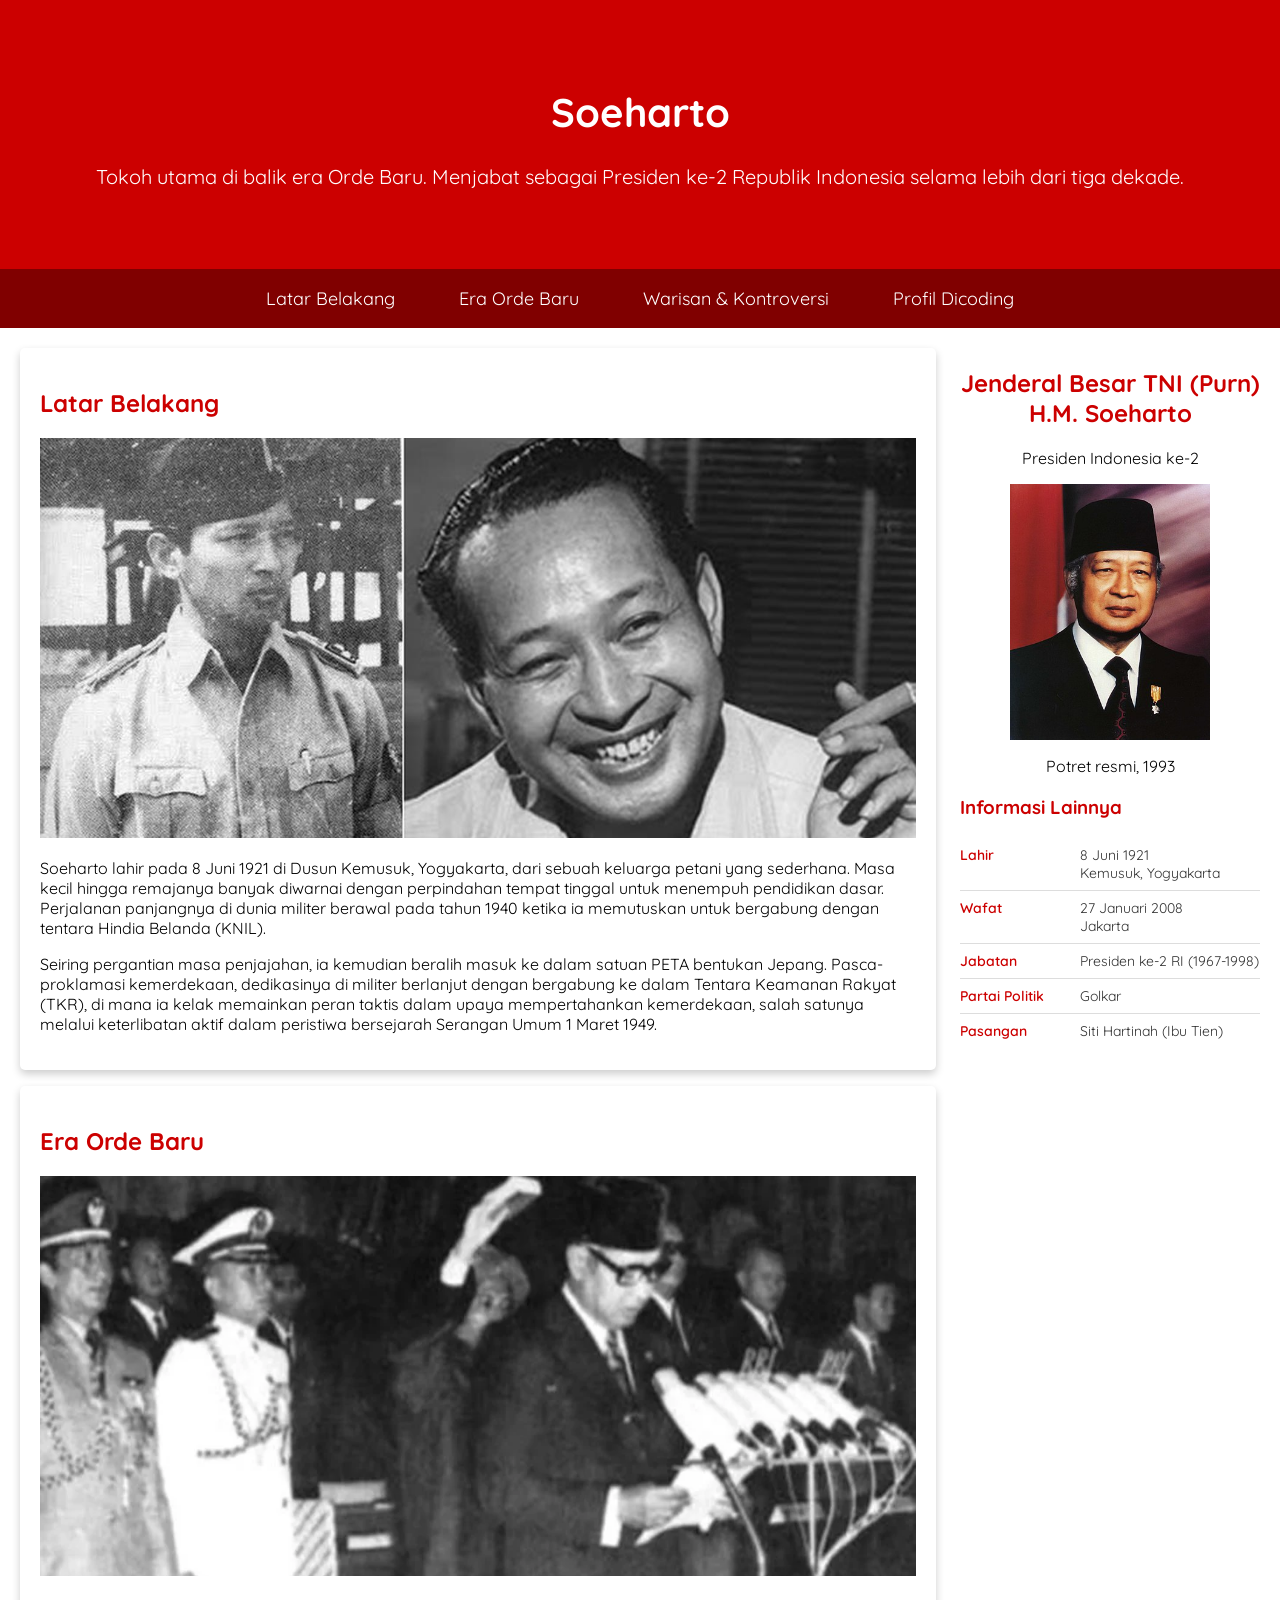
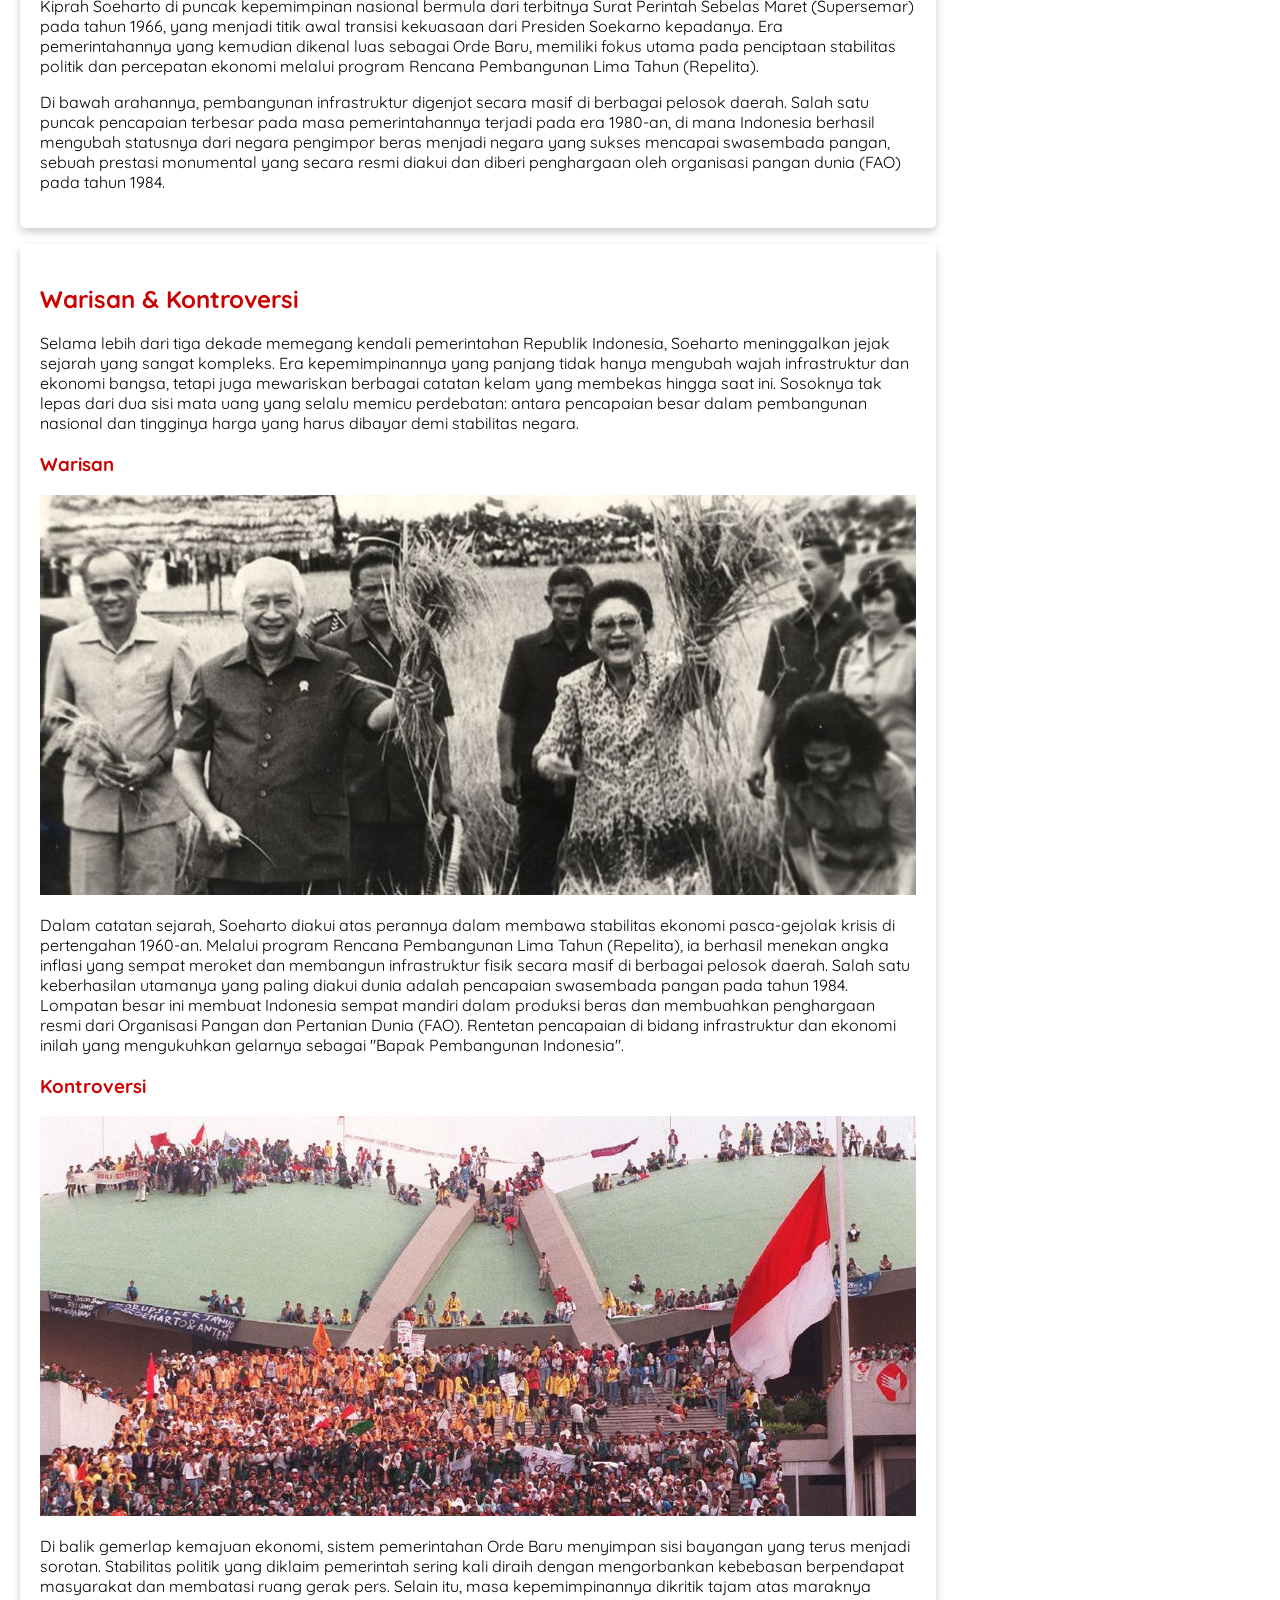
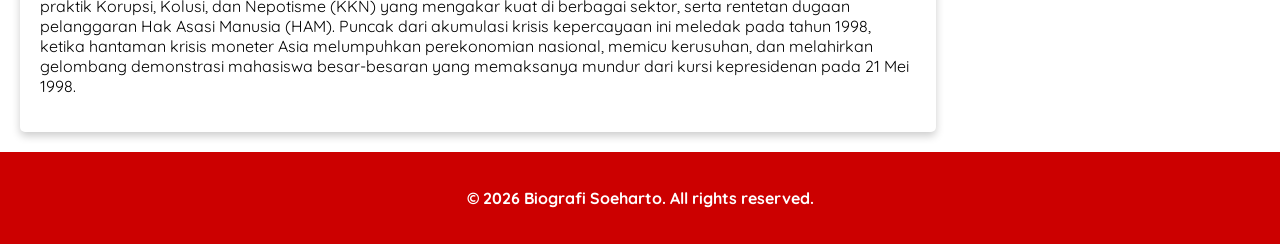
<file: BiografiSoeharto/index.html>
<!DOCTYPE html>
<html>
    <head>
        <meta charset="UTF-8" />
        <meta name="viewport" content="width=device-width, initial-scale=1.0" />

        <title>Biografi Soeharto</title>
        <link rel="stylesheet" href="styles.css" />

        <!-- Font Awesome  -->
        <link rel="stylesheet" href="https://cdnjs.cloudflare.com/ajax/libs/font-awesome/5.15.4/css/all.min.css">

        <!--Google Fonts-->
        <link rel="preconnect" href="https://fonts.googleapis.com">
        <link rel="preconnect" href="https://fonts.gstatic.com" crossorigin>
        <link href="https://fonts.googleapis.com/css2?family=Inter:ital,opsz,wght@0,14..32,100..900;1,14..32,100..900&family=Quicksand:wght@300..700&display=swap" rel="stylesheet">    
    </head>
    <body>
        <header>
            <div class="jumbotron">
                <h1>Soeharto</h1>
                <p>Tokoh utama di balik era Orde Baru. Menjabat sebagai Presiden ke-2 Republik Indonesia selama lebih dari tiga dekade.</p>
            </div>

            <nav>
                <ul>
                    <li><a href="#latar">Latar Belakang</a></li>
                    <li><a href="#orba">Era Orde Baru</a></li>
                    <li><a href="#warisan">Warisan & Kontroversi</a></li>
                    <li><a href="https://www.dicoding.com/users/radithya_aydin_aeoqa/academies">Profil Dicoding</a></li>
                </ul>
            </nav>
        </header>

        <main>
            <div class="content">
                <article id="latar" class="card">
                    <h2>Latar Belakang</h2>
                        <img src="assets/image/soeharto1.jpg" alt="Soeharto" class="featured-image" />
                        <p> Soeharto lahir pada 8 Juni 1921 di Dusun Kemusuk, Yogyakarta, dari sebuah keluarga petani yang 
                            sederhana. Masa kecil hingga remajanya banyak diwarnai dengan perpindahan tempat tinggal untuk 
                            menempuh pendidikan dasar. Perjalanan panjangnya di dunia militer berawal pada tahun 1940 ketika 
                            ia memutuskan untuk bergabung dengan tentara Hindia Belanda (KNIL).
                        </p>
                        <p> Seiring pergantian masa penjajahan, ia kemudian beralih masuk ke dalam satuan PETA bentukan 
                            Jepang. Pasca-proklamasi kemerdekaan, dedikasinya di militer berlanjut dengan bergabung ke 
                            dalam Tentara Keamanan Rakyat (TKR), di mana ia kelak memainkan peran taktis dalam upaya 
                            mempertahankan kemerdekaan, salah satunya melalui keterlibatan aktif dalam peristiwa 
                            bersejarah Serangan Umum 1 Maret 1949.
                        </p>
                </article>

                <article id="orba" class="card">
                    <h2>Era Orde Baru</h2>
                        <img src="assets/image/soeharto2.jpg" alt="Orde Baru" class="featured-image" />
                        <p> Kiprah Soeharto di puncak kepemimpinan nasional bermula dari terbitnya Surat Perintah Sebelas 
                            Maret (Supersemar) pada tahun 1966, yang menjadi titik awal transisi kekuasaan dari Presiden 
                            Soekarno kepadanya. Era pemerintahannya yang kemudian dikenal luas sebagai Orde Baru, memiliki 
                            fokus utama pada penciptaan stabilitas politik dan percepatan ekonomi melalui program Rencana 
                            Pembangunan Lima Tahun (Repelita).</p>
                        <p> Di bawah arahannya, pembangunan infrastruktur digenjot secara masif di berbagai pelosok 
                            daerah. Salah satu puncak pencapaian terbesar pada masa pemerintahannya terjadi pada era 
                            1980-an, di mana Indonesia berhasil mengubah statusnya dari negara pengimpor beras menjadi 
                            negara yang sukses mencapai swasembada pangan, sebuah prestasi monumental yang secara resmi 
                            diakui dan diberi penghargaan oleh organisasi pangan dunia (FAO) pada tahun 1984.
                        </p>
                </article>

                <article id="warisan" class="card">
                    <h2>Warisan & Kontroversi</h2>
                        <p> Selama lebih dari tiga dekade memegang kendali pemerintahan Republik Indonesia, 
                            Soeharto meninggalkan jejak sejarah yang sangat kompleks. Era kepemimpinannya yang panjang 
                            tidak hanya mengubah wajah infrastruktur dan ekonomi bangsa, tetapi juga mewariskan berbagai 
                            catatan kelam yang membekas hingga saat ini. Sosoknya tak lepas dari dua sisi mata uang yang 
                            selalu memicu perdebatan: antara pencapaian besar dalam pembangunan nasional dan tingginya 
                            harga yang harus dibayar demi stabilitas negara.
                        </p>
                        <section>
                            <h3>Warisan</h3>
                                <img src="assets/image/soeharto3.jpg" alt="Warisan Soeharto" class="featured-image" />
                                <p>Dalam catatan sejarah, Soeharto diakui atas perannya dalam membawa stabilitas ekonomi 
                                    pasca-gejolak krisis di pertengahan 1960-an. Melalui program Rencana Pembangunan Lima 
                                    Tahun (Repelita), ia berhasil menekan angka inflasi yang sempat meroket dan membangun 
                                    infrastruktur fisik secara masif di berbagai pelosok daerah. Salah satu keberhasilan 
                                    utamanya yang paling diakui dunia adalah pencapaian swasembada pangan pada tahun 1984. 
                                    Lompatan besar ini membuat Indonesia sempat mandiri dalam produksi beras dan membuahkan 
                                    penghargaan resmi dari Organisasi Pangan dan Pertanian Dunia (FAO). Rentetan pencapaian 
                                    di bidang infrastruktur dan ekonomi inilah yang mengukuhkan gelarnya sebagai 
                                    "Bapak Pembangunan Indonesia".
                                </p>
                        </section>

                        <section>
                            <h3>Kontroversi</h3>
                                <img src="assets/image/soeharto4.jpg" alt="Kontroversi Soeharto" class="featured-image" />
                                <p>Di balik gemerlap kemajuan ekonomi, sistem pemerintahan Orde Baru menyimpan sisi bayangan 
                                    yang terus menjadi sorotan. Stabilitas politik yang diklaim pemerintah sering kali diraih 
                                    dengan mengorbankan kebebasan berpendapat masyarakat dan membatasi ruang gerak pers. 
                                    Selain itu, masa kepemimpinannya dikritik tajam atas maraknya praktik Korupsi, Kolusi, dan 
                                    Nepotisme (KKN) yang mengakar kuat di berbagai sektor, serta rentetan dugaan pelanggaran 
                                    Hak Asasi Manusia (HAM). Puncak dari akumulasi krisis kepercayaan ini meledak pada tahun 
                                    1998, ketika hantaman krisis moneter Asia melumpuhkan perekonomian nasional, memicu 
                                    kerusuhan, dan melahirkan gelombang demonstrasi mahasiswa besar-besaran yang memaksanya 
                                    mundur dari kursi kepresidenan pada 21 Mei 1998.
                                </p>
                        </section>
                </article>
            </div>

            <aside>
                <article class="profile">
                    <header>
                        <h2>Jenderal Besar TNI (Purn) H.M. Soeharto</h2>
                            <p>Presiden Indonesia ke-2</p>
                        <figure>
                            <img src="assets/image/soeharto.jpg" alt="Soeharto Profile"/>
                        </figure>
                            <figcaption>Potret resmi, 1993</figcaption>
                    </header>
                    <section>
                        <h3>Informasi Lainnya</h3>
                            <table>
                                <tr>
                                    <th>Lahir</th>
                                    <td>8 Juni 1921 <br>Kemusuk, Yogyakarta</td>
                                </tr>
                                <tr>
                                    <th>Wafat</th>
                                    <td>27 Januari 2008 <br>Jakarta</td>
                                </tr>
                                <tr>
                                    <th>Jabatan</th>
                                    <td>Presiden ke-2 RI (1967-1998)</td>
                                </tr>
                                <tr>
                                    <th>Partai Politik</th>
                                    <td>Golkar</td>
                                </tr>
                                <tr>
                                    <th>Pasangan</th>
                                    <td>Siti Hartinah (Ibu Tien)</td>
                                </tr>
                            </table>
                    </section>
                </article>
            </aside>
        </main>

        <footer>
            <p>&copy; 2026 Biografi Soeharto. All rights reserved.</p>
        </footer>
    </body>
</html>
</file>
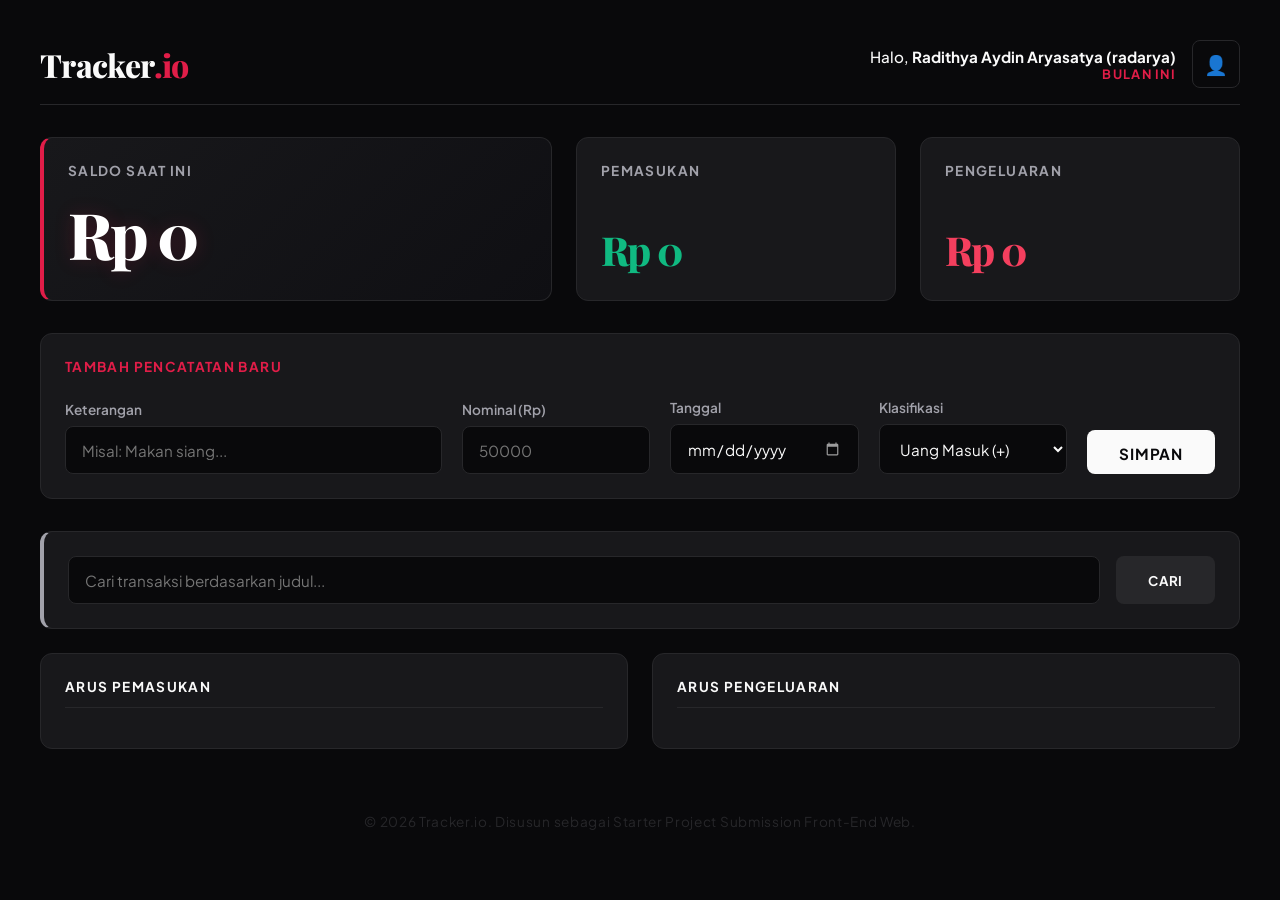
<file: ExpenseTrackerProject/index.html>
<!DOCTYPE html>
<html lang="id">
<head>
  <meta charset="UTF-8">
  <meta name="viewport" content="width=device-width, initial-scale=1.0">
  <title>Expense Tracker App</title>
  <link rel="stylesheet" href="style.css">
</head>
<body>

  <div class="tracker-app">

    <header class="tracker-header">
      <h1 class="tracker-header__title">Tracker<span style="color:var(--accent-blue)">.io</span></h1>
      <div class="tracker-header__user">
        <div class="tracker-header__user-info">
          <!-- TODO: Ganti "Siswa Front-End" dengan Nama Lengkap dan Username Dicoding kamu.
               Contoh: Halo, <strong>Budi (bdi002)</strong> -->
          <span class="tracker-header__greeting">Halo, <strong>Radithya Aydin Aryasatya (radarya)</strong></span>
          <span class="tracker-header__date">Bulan Ini</span>
        </div>
        <div class="tracker-header__avatar" role="img" aria-label="Avatar Pengguna" aria-hidden="true">👤</div>
      </div>
    </header>

    <main>
      <section class="tracker-summary" aria-labelledby="summary-heading">
        <h2 id="summary-heading" class="visually-hidden">Ringkasan Keuangan</h2>

        <div class="tracker-summary__balance">
          <h3 class="tracker-summary__label">Saldo Saat Ini</h3>
          <p class="tracker-summary__balance-amount">Rp 0</p>
        </div>

        <div class="tracker-summary__stat">
          <h3 class="tracker-summary__label">Pemasukan</h3>
          <p class="tracker-summary__stat-amount tracker-summary__stat-amount--income">Rp 0</p>
        </div>

        <div class="tracker-summary__stat">
          <h3 class="tracker-summary__label">Pengeluaran</h3>
          <p class="tracker-summary__stat-amount tracker-summary__stat-amount--expense">Rp 0</p>
        </div>
      </section>

      <section class="tracker-form-section" aria-labelledby="form-heading">
        <div class="tracker-form-section__card">
          <h2 id="form-heading" class="tracker-form-section__heading">Tambah Pencatatan Baru</h2>

          <form id="transactionForm" data-testid="transactionForm" class="tracker-form">
            <div class="tracker-form__field">
              <label class="tracker-form__label" for="transactionFormTitleInput">Keterangan</label>
              <input type="text" id="transactionFormTitleInput" data-testid="transactionFormTitleInput" class="tracker-form__input" placeholder="Misal: Makan siang...">
            </div>
            <div class="tracker-form__field">
              <label class="tracker-form__label" for="transactionFormAmountInput">Nominal (Rp)</label>
              <input type="number" id="transactionFormAmountInput" data-testid="transactionFormAmountInput" class="tracker-form__input" placeholder="50000">
            </div>
            <div class="tracker-form__field">
              <label class="tracker-form__label" for="transactionFormDateInput">Tanggal</label>
              <input type="date" id="transactionFormDateInput" data-testid="transactionFormDateInput" class="tracker-form__input">
            </div>
            <div class="tracker-form__field">
              <label class="tracker-form__label" for="transactionFormTypeSelect">Klasifikasi</label>
              <select id="transactionFormTypeSelect" data-testid="transactionFormTypeSelect" class="tracker-form__input">
                <option value="income">Uang Masuk (+)</option>
                <option value="expense">Uang Keluar (-)</option>
              </select>
            </div>
            <button type="submit" data-testid="transactionFormSubmitButton" class="tracker-form__submit">Simpan</button>
          </form>
        </div>
      </section>

      <section class="tracker-history" aria-labelledby="history-heading">
        <h2 id="history-heading" class="visually-hidden">Riwayat Transaksi</h2>

        <div class="tracker-search">
          <form id="searchTransactionForm" data-testid="searchTransactionForm" class="tracker-search__form" role="search">
            <input type="search" id="searchTransactionFormTitleInput" data-testid="searchTransactionFormTitleInput" class="tracker-form__input" placeholder="Cari transaksi berdasarkan judul..." aria-label="Kata kunci pencarian transaksi">
            <button type="submit" data-testid="searchTransactionFormSubmitButton" class="tracker-search__submit" aria-label="Mulai Pencarian">Cari</button>
          </form>
        </div>

        <div class="tracker-history__grid">
          <div class="tracker-transaction-list">
            <div class="tracker-transaction-list__header">
              <h3 class="tracker-transaction-list__title">Arus Pemasukan</h3>
            </div>
            <!-- Jangan ubah atau hapus atribut data-testid pada elemen berikut -->
            <div id="incomeList" data-testid="incomeList" class="tracker-transaction-list__container">
              <!-- Kartu transaksi pemasukan akan disisipkan di sini oleh JavaScript -->
            </div>
          </div>

          <div class="tracker-transaction-list">
            <div class="tracker-transaction-list__header">
              <h3 class="tracker-transaction-list__title">Arus Pengeluaran</h3>
            </div>
            <!-- Jangan ubah atau hapus atribut data-testid pada elemen berikut -->
            <div id="expenseList" data-testid="expenseList" class="tracker-transaction-list__container">
              <!-- Kartu transaksi pengeluaran akan disisipkan di sini oleh JavaScript -->
            </div>
          </div>
        </div>
      </section>

    </main>

    <footer class="tracker-footer">
      <p>&#169; 2026 Tracker.io. Disusun sebagai Starter Project Submission Front-End Web.</p>
    </footer>

  </div>

  <script src="main.js"></script>
</body>
</html>
</file>
<file: BiografiSoeharto/styles.css>
* {
 box-sizing: border-box;
}

html,body {
  font-family: 'Quicksand', sans-serif;

  margin: 0;
  padding: 0;
  width: 100%;
  overflow-x: hidden;
}

img{
  max-width: 100%;
  height: auto;
}

h2,
h3 {
  color: #cc0000;
}

.jumbotron {
  font-size: 20px;
  padding: 60px;
  background-color:#cc0000;
  text-align: center;
  color: white;
}

nav {
  background-color:#800000;
  padding: 10px;

  position: sticky;
  top: 0;
}

nav ul {
  padding: 0;
  display: flex;
  gap: 2rem;
  margin: 0;
  justify-content: center;
  flex-wrap: wrap;
}

nav li {
  list-style-type: none;
}

nav a {
  font-size: 18px;
  padding: 8px 16px;
  font-weight: 400;
  text-decoration: none;
  color: white;
  border-radius: 6px; 
  background-color: transparent;
  display: flex;
  justify-content: center;
  text-align: center;
  line-height: 1.3;
  
  transition: background-color 0.3s ease-in-out, color 0.3s ease-in-out;
}

nav a:hover {
  background-color: #cc0000;
  color: #ffffff;
}

.profile header {
  text-align: center;
}

.featured-image {
  width: 100%;
  max-height: 400px;

  object-fit: cover;
  object-position: center 15%;
}

.profile img {
  max-width: 200px;
  display: block;
  margin: 0 auto;
}

main {
  padding: 20px;

  display: flex;
  gap: 1.5rem;
}

.content {
  flex: 1;

  display: flex;
  flex-flow: column nowrap;
  gap: 1rem 2rem;
}

.card {
  box-shadow: 0 4px 8px 0 rgba(0, 0, 0, 0.2);
  border-radius: 5px;

  padding: 20px;
}

aside {
  flex-basis: 300px;
  flex-shrink: 0;
}

table {
  width: 100%;
  margin-top: 15px;
  border-collapse: collapse; 
  text-align: left; 
  font-size: 14px; 
}

table th, table td{
  padding: 8px 0;
  vertical-align: top;
}

table th {
  color: #cc0000;
  font-weight: 600;
  width: 40%; 
}

table td {
  color: #333;
}

table tr:not(:last-child) {
  border-bottom: 1px solid #ddd;
}

footer {
  padding: 20px;
  color: white;
  background-color: #cc0000;

  text-align: center;
  font-weight: bold;
}

@media screen and (max-width: 1200px) {
  main {
    flex-flow: column nowrap;
  }

  main aside {
    align-self: center;
  }
}

@media screen and (max-width: 768px) {
  nav ul {
    justify-content: center;
    flex-direction: column;
    gap: 5px;
    padding: 0;
  }

  main aside {
    align-self: stretch;
  }
}
</file>
<file: ExpenseTrackerProject/style.css>
/* =========================================================
   Expense Tracker App — style.css (Cinematic Dark Mode)
   Penamaan class menggunakan konvensi BEM dengan namespace "tracker"[cite: 5]
   ========================================================= */

@import url('https://fonts.googleapis.com/css2?family=Playfair+Display:wght@600;800&family=Plus+Jakarta+Sans:wght@400;500;600;700&display=swap');

:root {
  --bg-page: #09090B;
  --bg-card: #18181B; 
  
  --text-dark: #FAFAFA;
  --text-muted: #A1A1AA; 
  
  --accent-blue: #E11D48; 
  --accent-light: #27272A; 
  
  --color-income: #10B981;
  --bg-income: rgba(16, 185, 129, 0.15);
  --color-expense: #F43F5E;
  --bg-expense: rgba(244, 63, 94, 0.15);
  
  --border-light: #27272A;
  
  --font-heading: 'Playfair Display', serif;
  --font-body: 'Plus Jakarta Sans', sans-serif;
  
  --card-radius: 12px;
  --card-padding: 24px;
}

* { margin: 0; padding: 0; box-sizing: border-box; }

body {
  background-color: var(--bg-page);
  color: var(--text-dark);
  font-family: var(--font-body);
  -webkit-font-smoothing: antialiased;
  padding: 1.5rem;
  display: flex;
  justify-content: center;
}

.visually-hidden {
  position: absolute;
  width: 1px;
  height: 1px;
  padding: 0;
  margin: -1px;
  overflow: hidden;
  clip: rect(0, 0, 0, 0);
  white-space: nowrap;
  border: 0;
}

.tracker-app {
  max-width: 1200px;
  width: 100%;
  display: flex;
  flex-direction: column;
  gap: 2rem;
}

.tracker-app main {
  display: flex;
  flex-direction: column;
  gap: 2rem;
}

.tracker-summary__balance,
.tracker-summary__stat,
.tracker-form-section__card,
.tracker-search,
.tracker-transaction-list {
  background: var(--bg-card);
  border-radius: var(--card-radius);
  border: 1px solid var(--border-light);
  padding: var(--card-padding);
  display: flex;
  flex-direction: column;
  min-width: 0;
  transition: transform 0.3s ease, box-shadow 0.3s ease;
}

.tracker-summary__stat:hover,
.tracker-form-section__card:hover,
.tracker-transaction-list:hover {
  transform: translateY(-2px);
  box-shadow: 0 8px 30px rgba(0, 0, 0, 0.5);
  border-color: #3F3F46;
}

.tracker-header {
  display: flex;
  justify-content: space-between;
  align-items: center;
  padding: 1rem 0;
  border-bottom: 1px solid var(--border-light);
}

.tracker-header__title {
  font-family: var(--font-heading);
  font-size: 2rem;
  font-weight: 800;
  letter-spacing: -0.02em;
}

.tracker-header__user {
  display: flex;
  align-items: center;
  gap: 1rem;
}

.tracker-header__user-info {
  display: flex;
  flex-direction: column;
  align-items: flex-end;
}

.tracker-header__greeting {
  font-size: 0.95rem;
  color: var(--text-dark);
  font-weight: 500;
}

.tracker-header__date {
  font-size: 0.8rem;
  color: var(--accent-blue);
  font-weight: 700;
  text-transform: uppercase;
  letter-spacing: 0.1em;
}

.tracker-header__avatar {
  width: 48px;
  height: 48px;
  border-radius: 8px;
  background-color: var(--bg-page);
  border: 1px solid var(--border-light);
  display: flex;
  align-items: center;
  justify-content: center;
  font-size: 1.2rem;
}

.tracker-summary {
  display: grid;
  grid-template-columns: 2fr 1.25fr 1.25fr;
  gap: 1.5rem;
}

.tracker-summary__label {
  font-size: 0.85rem;
  font-weight: 700;
  text-transform: uppercase;
  color: var(--text-muted);
  letter-spacing: 0.1em;
  margin-bottom: 0.75rem;
}

.tracker-summary__balance {
  background: linear-gradient(135deg, #18181B 0%, #0F0F13 100%);
  border-left: 4px solid var(--accent-blue);
}

.tracker-summary__balance-amount {
  font-family: var(--font-heading);
  font-size: 4rem;
  font-weight: 800;
  letter-spacing: -0.05em;
  margin-top: auto;
  color: #FFFFFF;
  text-shadow: 0 0 20px rgba(225, 29, 72, 0.2);
}

.tracker-summary__stat-amount {
  font-family: var(--font-heading);
  font-size: 2.5rem;
  font-weight: 800;
  letter-spacing: -0.04em;
  margin-top: auto;
}

.tracker-summary__stat-amount--income { color: var(--color-income); }
.tracker-summary__stat-amount--expense { color: var(--color-expense); }

.tracker-form-section__heading {
  font-size: 0.85rem;
  font-weight: 700;
  text-transform: uppercase;
  color: var(--accent-blue);
  letter-spacing: 0.1em;
  margin-bottom: 1.5rem;
}

.tracker-form {
  display: grid;
  grid-template-columns: 2fr 1fr 1fr 1fr auto;
  gap: 1.25rem;
  align-items: end;
}

.tracker-form__field {
  display: flex;
  flex-direction: column;
  gap: 0.5rem;
}

.tracker-form__label {
  font-size: 0.85rem;
  font-weight: 600;
  color: var(--text-muted);
}

.tracker-form__input {
  width: 100%;
  padding: 0.85rem 1rem;
  border-radius: 8px;
  border: 1px solid var(--border-light);
  background: var(--bg-page);
  color: var(--text-dark);
  font-family: inherit;
  font-size: 0.95rem;
  outline: none;
  transition: all 0.3s ease;
}

.tracker-form__input:focus {
  border-color: var(--accent-blue);
  background: #121214;
  box-shadow: 0 0 0 3px rgba(225, 29, 72, 0.15);
}

::-webkit-calendar-picker-indicator {
  filter: invert(1);
  opacity: 0.6;
  cursor: pointer;
}

.tracker-form__submit {
  background: var(--text-dark);
  color: var(--bg-page);
  border: none;
  padding: 0.85rem 2rem;
  height: 44px;
  border-radius: 8px;
  font-family: inherit;
  font-weight: 700;
  font-size: 0.95rem;
  cursor: pointer;
  transition: all 0.2s ease;
  text-transform: uppercase;
  letter-spacing: 0.05em;
}

.tracker-form__submit:hover { 
  background: var(--accent-blue); 
  color: #FFFFFF;
  box-shadow: 0 4px 15px rgba(225, 29, 72, 0.4);
}
.tracker-form__submit:active { transform: scale(0.96); }

.tracker-history {
  display: flex;
  flex-direction: column;
  gap: 1.5rem;
}

.tracker-search {
  padding: 1.5rem;
  border-left: 4px solid var(--text-muted);
}

.tracker-search__form {
  display: flex;
  gap: 1rem;
}

.tracker-search__form .tracker-form__input {
  flex: 1;
  background: var(--bg-page);
}

.tracker-search__submit {
  background: var(--border-light);
  color: var(--text-dark);
  border: none;
  padding: 0 2rem;
  border-radius: 8px;
  font-family: inherit;
  font-weight: 700;
  cursor: pointer;
  transition: all 0.2s;
  text-transform: uppercase;
  letter-spacing: 0.05em;
}

.tracker-search__submit:hover { 
  background: var(--text-muted); 
  color: var(--bg-page);
}

.tracker-history__grid {
  display: grid;
  grid-template-columns: 1fr 1fr;
  gap: 1.5rem;
}

.tracker-transaction-list__header {
  display: flex;
  justify-content: space-between;
  margin-bottom: 1rem;
  border-bottom: 1px solid var(--border-light);
  padding-bottom: 0.75rem;
}

.tracker-transaction-list__title {
  font-size: 0.85rem;
  font-weight: 700;
  text-transform: uppercase;
  color: var(--text-dark);
  letter-spacing: 0.1em;
}

.tracker-transaction-list__container {
  display: flex;
  flex-direction: column;
  gap: 1rem;
}

.transaction-card {
  background: var(--bg-page);
  border: 1px solid var(--border-light);
  border-radius: 8px;
  padding: 1.25rem;
  display: flex;
  flex-direction: column;
  gap: 0.75rem;
  position: relative;
  overflow: hidden;
  transition: all 0.2s ease;
}

.transaction-card:hover {
  border-color: #3F3F46;
  transform: translateX(4px); 
}

.transaction-card::before {
  content: '';
  position: absolute;
  left: 0;
  top: 0;
  bottom: 0;
  width: 4px;
}

.transaction-card h3 {
  font-family: var(--font-heading);
  font-size: 1.25rem;
  color: var(--text-dark);
  font-weight: 600;
  margin-bottom: 0.25rem;
}

.transaction-card p {
  font-size: 0.85rem;
  color: var(--text-muted);
  display: flex;
  align-items: center;
}

.transaction-card p[data-testid="transactionItemAmount"] {
  font-family: var(--font-heading);
  font-size: 1.15rem;
  color: var(--text-dark);
  font-weight: 600;
  margin-top: 0.5rem;
}

.transaction-card div:last-child {
  display: flex;
  gap: 0.5rem;
  margin-top: 0.75rem;
  padding-top: 0.75rem;
  border-top: 1px dashed var(--border-light);
}

.transaction-card button {
  background: transparent;
  color: var(--text-muted);
  border: 1px solid var(--border-light);
  padding: 0.4rem 0.75rem;
  font-size: 0.75rem;
  font-weight: 600;
  border-radius: 4px;
  cursor: pointer;
  font-family: inherit;
  transition: all 0.2s;
  text-transform: uppercase;
  letter-spacing: 0.05em;
}

.transaction-card button:hover {
  background: var(--text-dark);
  color: var(--bg-page);
  border-color: var(--text-dark);
}

.transaction-card button[data-testid="transactionItemDeleteButton"]:hover {
  background: var(--color-expense);
  color: #fff;
  border-color: var(--color-expense);
}


.tracker-footer {
  text-align: center;
  padding: 2rem 0 1rem 0;
  color: var(--border-light);
  font-size: 0.85rem;
  letter-spacing: 0.05em;
}

/* =========================================================
   RESPONSIVE — TABLET (≤ 1024px)[cite: 5]
   ========================================================= */
@media (max-width: 1024px) {
  .tracker-summary {
    grid-template-columns: 1fr 1fr;
  }
  .tracker-summary__balance {
    grid-column: span 2;
  }
  .tracker-form {
    grid-template-columns: 1fr 1fr;
  }
  .tracker-form__field:nth-child(1) {
    grid-column: span 2;
  }
  .tracker-form__submit {
    grid-column: span 2;
  }
  .tracker-history__grid {
    grid-template-columns: 1fr;
  }
}

/* =========================================================
   RESPONSIVE — MOBILE (≤ 768px)[cite: 5]
   ========================================================= */
@media (max-width: 768px) {
  body { padding: 1rem; }
  .tracker-app,
  .tracker-app main { gap: 1.5rem; }
  .tracker-summary {
    grid-template-columns: 1fr;
    gap: 1rem;
  }
  .tracker-summary__balance,
  .tracker-summary__stat {
    grid-column: span 1;
  }
  .tracker-summary__balance-amount {
    font-size: 3rem;
  }
  .tracker-form {
    display: flex;
    flex-direction: column;
    align-items: stretch;
  }
  .tracker-form__submit { width: 100%; margin-top: 1rem; }
}

/* =========================================================
   RESPONSIVE — MOBILE KECIL (≤ 640px)[cite: 5]
   ========================================================= */
@media (max-width: 640px) {
  .tracker-header { flex-direction: column; align-items: flex-start; gap: 1rem; }
  .tracker-header__user { width: 100%; justify-content: space-between; flex-direction: row-reverse; }
  .tracker-header__user-info { align-items: flex-start; }
  .tracker-search__form { flex-direction: column; }
  .tracker-search__submit { width: 100%; padding: 0.85rem; }
}
</file>
